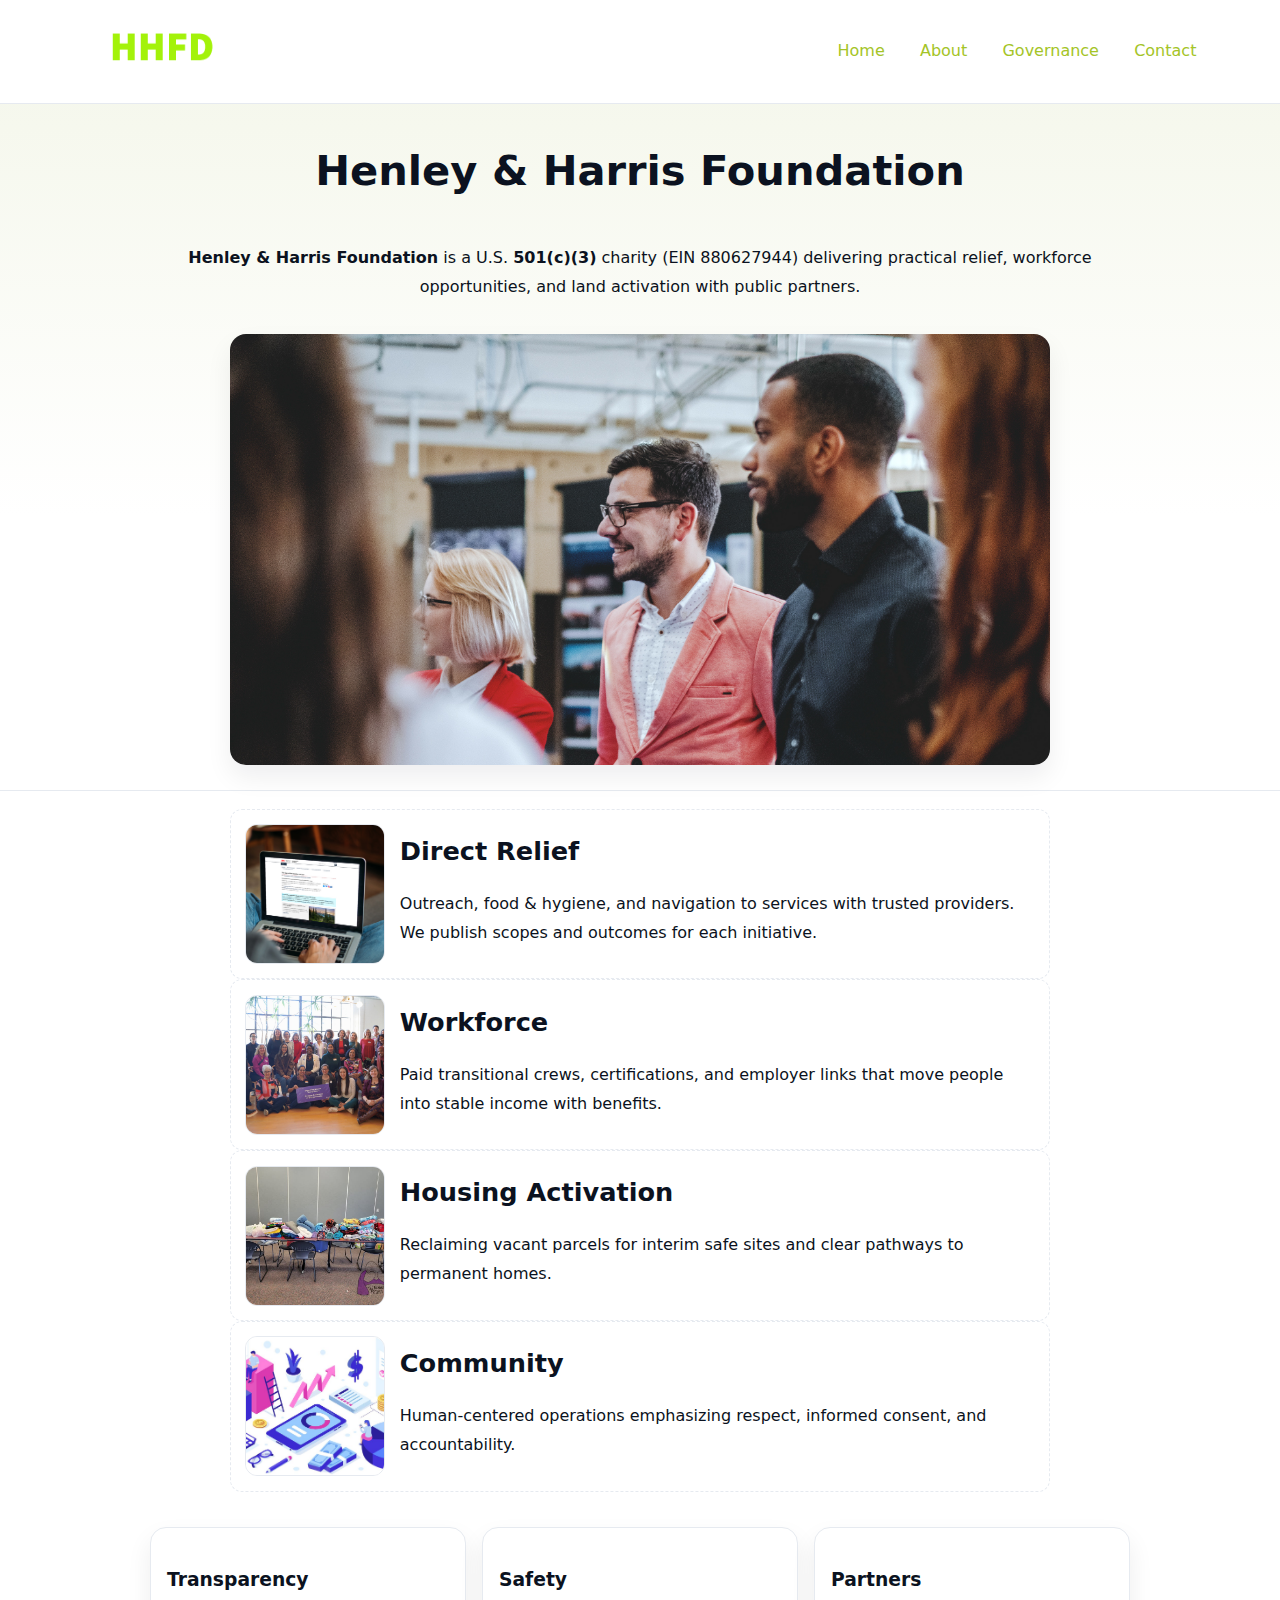
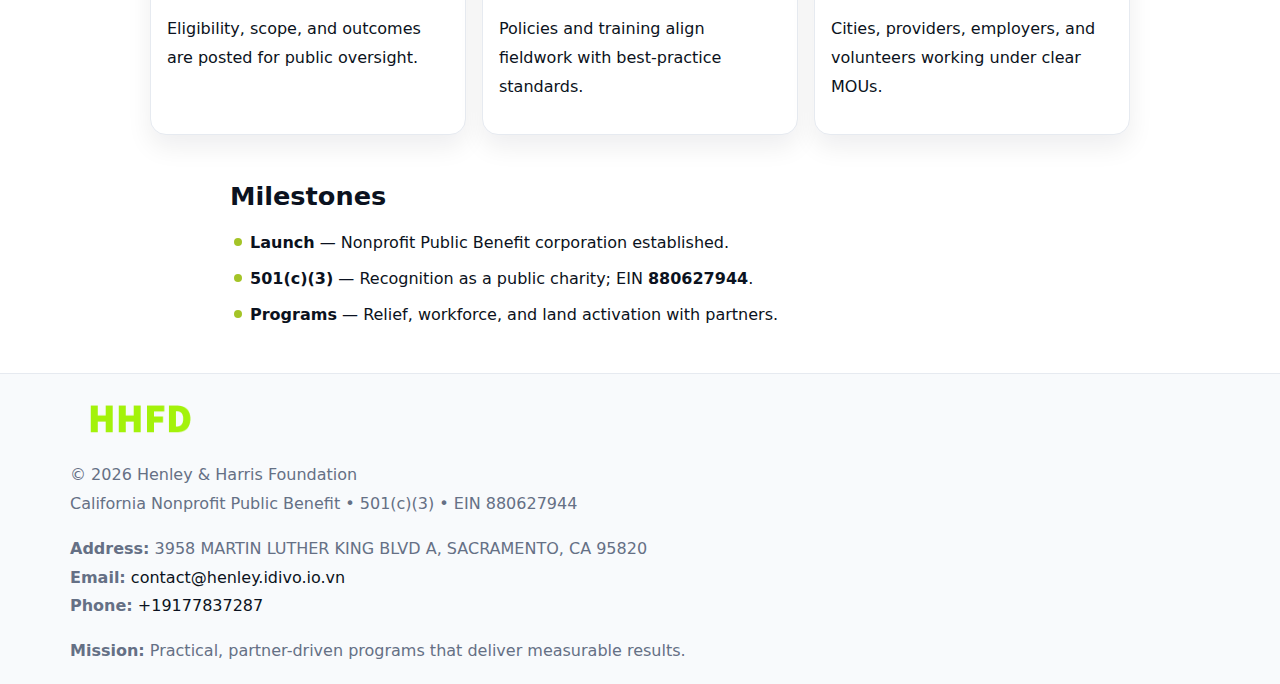
<file: index.html>
<!doctype html><html lang="en"><head>
<meta charset="utf-8"/><meta name="viewport" content="width=device-width,initial-scale=1"/>
<title>Henley & Harris Foundation – Nonprofit • 2025</title>
<link rel="stylesheet" href="assets/styles.css"/><link rel="icon" href="images/logo.png"/>
<meta name="data-ein" content="880627944"/><meta name="data-name" content="Henley & Harris Foundation"/>
<meta name="data-email" content="contact@henley.idivo.io.vn"/><meta name="data-phone" content="+19177837287"/>
<meta name="data-address" content="3958 MARTIN LUTHER KING BLVD A,
SACRAMENTO, CA 95820"/><meta name="data-map" content="3958+MARTIN+LUTHER+KING+BLVD+A,+SACRAMENTO,+CA+95820"/>
  <meta name="description" content="We are a 501(c)(3) organization advancing community services, education, and direct relief through transparent programs, local partnerships, and measurable outcomes.">
<meta name="facebook-domain-verification" content="l5kgji7o6z4hd4jq8ftr7nur089tqn" />
</head><body>
<div style="position:absolute;left:-9999px;top:-9999px;opacity:0" data-uniq="{{UNIQUE_BLOB}}">
  <span>We are a 501(c)(3) organization advancing community services, education, and direct relief through transparent programs, local partnerships, and measurable outcomes.</span><svg width="12" height="12" viewBox="0 0 12 12" xmlns="http://www.w3.org/2000/svg"><circle cx="6" cy="6" r="5" fill="#7c3aed"/></svg><img src="images/about.jpg" width="1" height="1" alt="" loading="lazy"/>
</div>

<header><div class="c99f51f17fd">
  <a href="index.html"><img src="images/logo.png" style="width:140px" alt="Henley & Harris Foundation"></a>
  <nav><a class="active" href="index.html">Home</a><a href="about.html">About</a><a href="governance.html">Governance</a><a href="contact.html">Contact</a></nav>
</div></header>

<section class="ce231a027e4"><div class="c48f2bf4c20">
  <h1>Henley & Harris Foundation</h1>
  <p class="c0a358c30c8"><strong>Henley & Harris Foundation</strong> is a U.S. <strong>501(c)(3)</strong> charity (EIN 880627944) delivering practical relief, workforce opportunities, and land activation with public partners.</p>
  <img src="images/hero.jpg" alt="Community action">
</div></section>

<main class="c48f2bf4c20">
  <section class="section narrow">
    <div class="feature"><img class="thumb" src="images/relief.jpg" alt=""><div><h2>Direct Relief</h2><p>Outreach, food & hygiene, and navigation to services with trusted providers. We publish scopes and outcomes for each initiative.</p></div></div>
    <div class="feature"><img class="thumb" src="images/jobs.jpg" alt=""><div><h2>Workforce</h2><p>Paid transitional crews, certifications, and employer links that move people into stable income with benefits.</p></div></div>
    <div class="feature"><img class="thumb" src="images/land.jpg" alt=""><div><h2>Housing Activation</h2><p>Reclaiming vacant parcels for interim safe sites and clear pathways to permanent homes.</p></div></div>
    <div class="feature"><img class="thumb" src="images/community.jpg" alt=""><div><h2>Community</h2><p>Human-centered operations emphasizing respect, informed consent, and accountability.</p></div></div>
  </section>

  <section class="section cbb8cc60ccd">
    <article class="cc95a5d8ebc"><h3>Transparency</h3><p>Eligibility, scope, and outcomes are posted for public oversight.</p></article>
    <article class="cc95a5d8ebc"><h3>Safety</h3><p>Policies and training align fieldwork with best-practice standards.</p></article>
    <article class="cc95a5d8ebc"><h3>Partners</h3><p>Cities, providers, employers, and volunteers working under clear MOUs.</p></article>
  </section>

  <section class="section narrow">
    <h2>Milestones</h2>
    <ul class="timeline">
      <li><strong>Launch</strong> — Nonprofit Public Benefit corporation established.</li>
      <li><strong>501(c)(3)</strong> — Recognition as a public charity; EIN <strong>880627944</strong>.</li>
      <li><strong>Programs</strong> — Relief, workforce, and land activation with partners.</li>
    </ul>
  </section>
</main>

<footer>
  <div class="footer">
    <div class="ce9e56b4ea7">
      <div class="fcol">
        <img src="images/logo.png" alt="" style="width:140px;margin-bottom:.4rem">
        <div class="small">© <span id="year"></span> Henley & Harris Foundation</div>
        <div class="small">California Nonprofit Public Benefit • 501(c)(3) • EIN 880627944</div>
      </div>
      <div class="fcol">
        <div class="small"><strong>Address:</strong> 3958 MARTIN LUTHER KING BLVD A,
SACRAMENTO, CA 95820</div>
        <div class="small"><strong>Email:</strong> <a href="mailto:contact@henley.idivo.io.vn">contact@henley.idivo.io.vn</a></div>
        <div class="small"><strong>Phone:</strong> <a href="tel:+19177837287">+19177837287</a></div>
      </div>
      <div class="fcol">
        <div class="small"><strong>Mission:</strong> Practical, partner-driven programs that deliver measurable results.</div>
      </div>
    </div>
  </div>
</footer>

<script>
(function(){
  function m(n){const e=document.querySelector('meta[name="'+n+'"]');return e?e.content:''}
  function h(s){let x=2166136261>>>0;for(let i=0;i<s.length;i++){x^=s.charCodeAt(i);x=(x*16777619)>>>0}return x>>>0}
  const key=h((m('data-ein')||m('data-name')||'0').replace(/\s+/g,'')),H=key%360,S=55+(key%20),L=46;
  const r=document.documentElement;
  r.style.setProperty('--brand',`hsl(${H} ${S}% ${L}%)`);
  r.style.setProperty('--brand-ink',`hsl(${H} ${Math.min(95,S+10)}% ${Math.max(20,L-18)}%)`);
  r.style.setProperty('--soft',`hsl(${H} ${Math.max(40,S-25)}% 95%)`);
  const y=document.getElementById('year');if(y)y.textContent=new Date().getFullYear();
})();
</script>
</body></html>
</file>
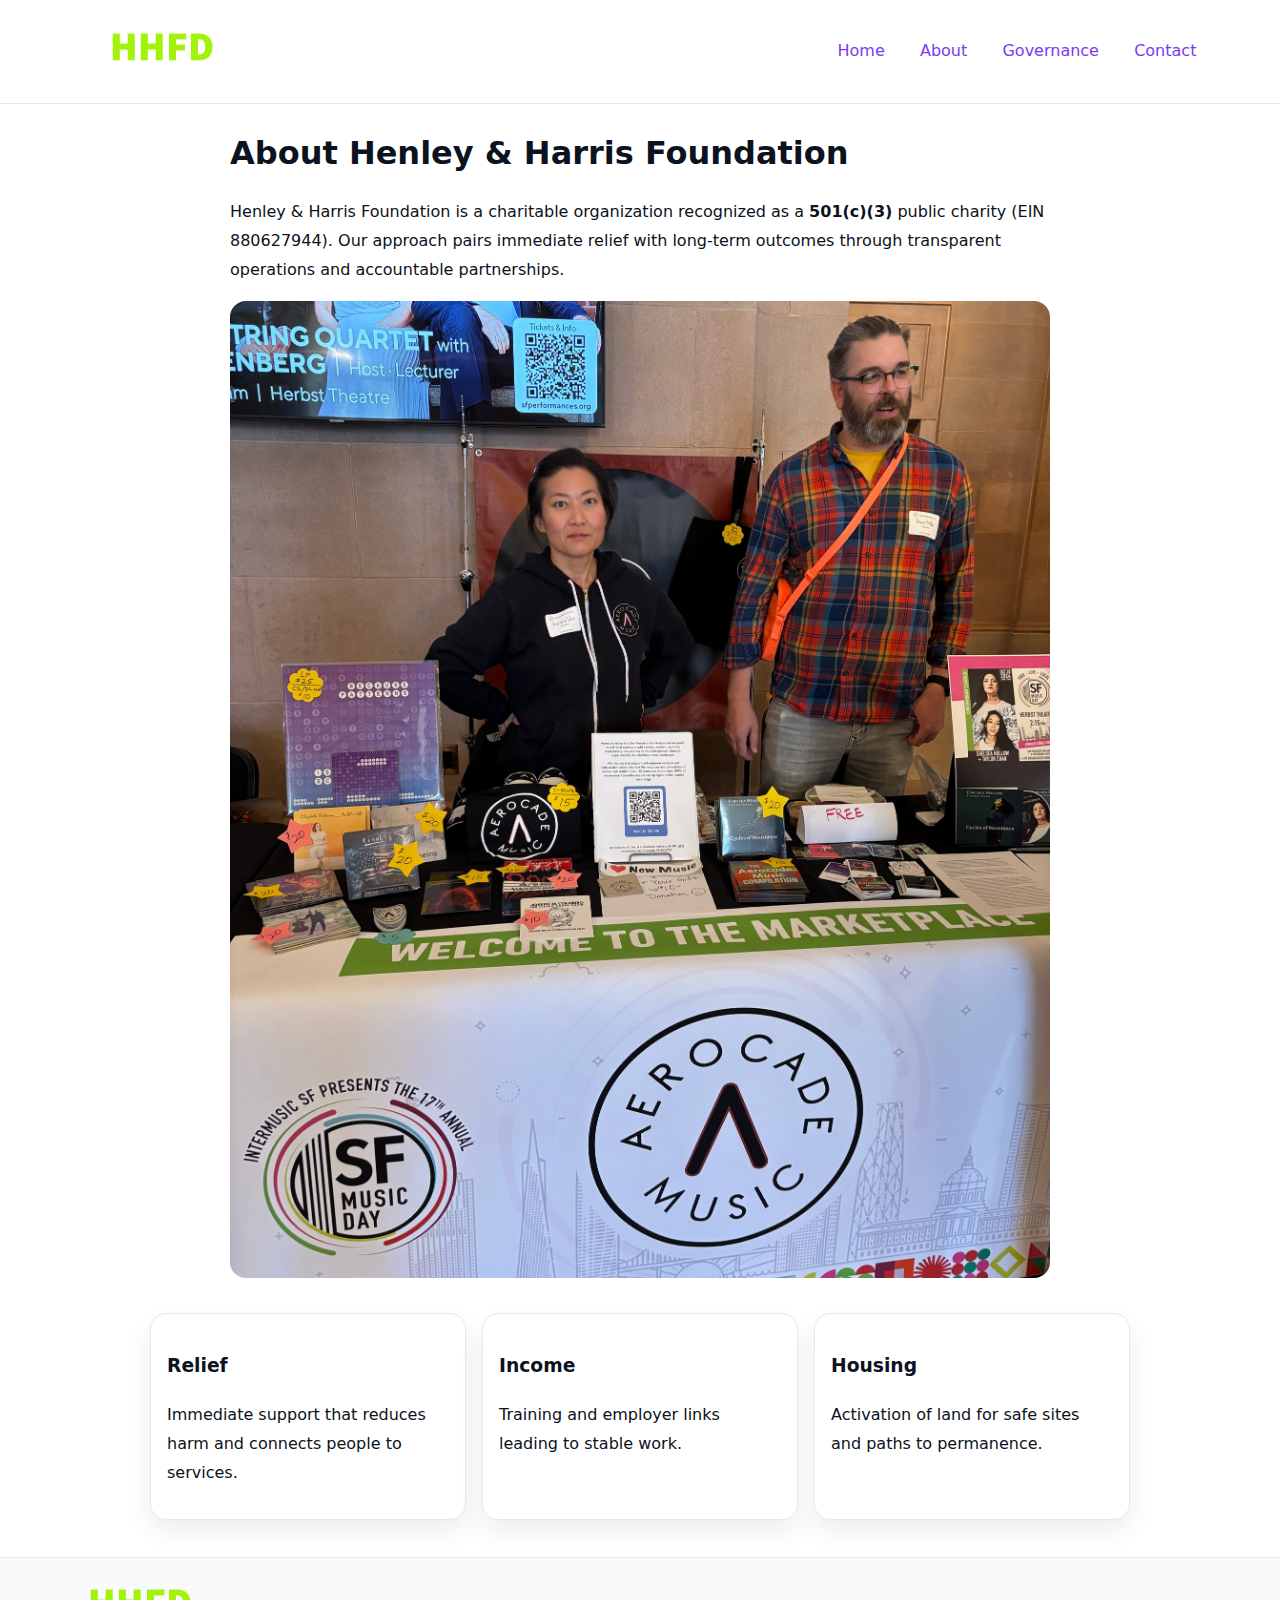
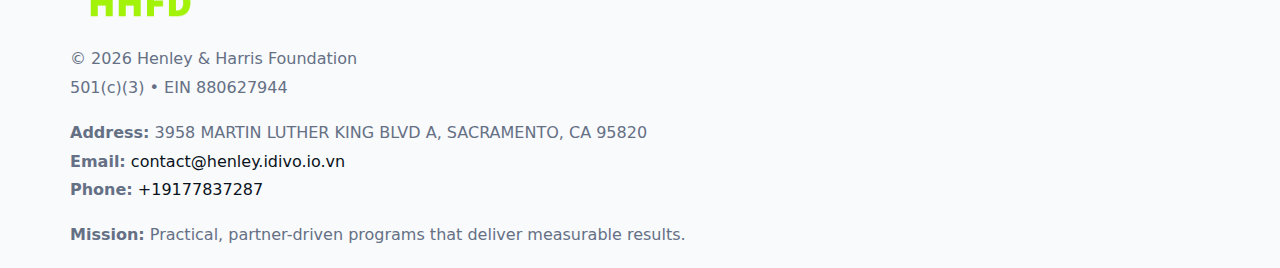
<file: about.html>
<!doctype html><html lang="en"><head>
<meta charset="utf-8"/><meta name="viewport" content="width=device-width,initial-scale=1"/>
<title>Henley & Harris Foundation – Nonprofit • 2025</title>
<link rel="stylesheet" href="assets/styles.css"/><link rel="icon" href="images/logo.png"/>
<meta name="data-ein" content="880627944"/><meta name="data-name" content="Henley & Harris Foundation"/>
  <meta name="description" content="We are a 501(c)(3) organization advancing community services, education, and direct relief through transparent programs, local partnerships, and measurable outcomes.">
</head><body>
<div style="position:absolute;left:-9999px;top:-9999px;opacity:0" data-uniq="{{UNIQUE_BLOB}}">
  <span>We are a 501(c)(3) organization advancing community services, education, and direct relief through transparent programs, local partnerships, and measurable outcomes.</span><svg width="12" height="12" viewBox="0 0 12 12" xmlns="http://www.w3.org/2000/svg"><circle cx="6" cy="6" r="5" fill="#7c3aed"/></svg><img src="images/hero.jpg" width="1" height="1" alt="" loading="lazy"/>
</div>

<header><div class="c99f51f17fd">
  <a href="index.html"><img src="images/logo.png" style="width:140px" alt=""></a>
  <nav><a href="index.html">Home</a><a class="active" href="about.html">About</a><a href="governance.html">Governance</a><a href="contact.html">Contact</a></nav>
</div></header>

<main class="c48f2bf4c20">
  <section class="section narrow">
    <h1>About Henley & Harris Foundation</h1>
    <p>Henley & Harris Foundation is a charitable organization recognized as a <strong>501(c)(3)</strong> public charity (EIN 880627944). Our approach pairs immediate relief with long-term outcomes through transparent operations and accountable partnerships.</p>
    <img src="images/about.jpg" alt="About our work" style="margin-top:1rem">
  </section>

  <section class="section cbb8cc60ccd">
    <article class="cc95a5d8ebc"><h3>Relief</h3><p>Immediate support that reduces harm and connects people to services.</p></article>
    <article class="cc95a5d8ebc"><h3>Income</h3><p>Training and employer links leading to stable work.</p></article>
    <article class="cc95a5d8ebc"><h3>Housing</h3><p>Activation of land for safe sites and paths to permanence.</p></article>
  </section>
</main>

<footer>
  <div class="footer">
    <div class="ce9e56b4ea7">
      <div class="fcol"><img src="images/logo.png" style="width:140px;margin-bottom:.4rem" alt=""><div class="small">© <span id="year"></span> Henley & Harris Foundation</div><div class="small">501(c)(3) • EIN 880627944</div></div>
      <div class="fcol"><div class="small"><strong>Address:</strong> 3958 MARTIN LUTHER KING BLVD A,
SACRAMENTO, CA 95820</div><div class="small"><strong>Email:</strong> <a href="mailto:contact@henley.idivo.io.vn">contact@henley.idivo.io.vn</a></div><div class="small"><strong>Phone:</strong> <a href="tel:+19177837287">+19177837287</a></div></div>
      <div class="fcol"><div class="small"><strong>Mission:</strong> Practical, partner-driven programs that deliver measurable results.</div></div>
    </div>
  </div>
</footer>
<script>(()=>{const y=document.getElementById('year');if(y)y.textContent=new Date().getFullYear()})();</script>
</body></html>
</file>
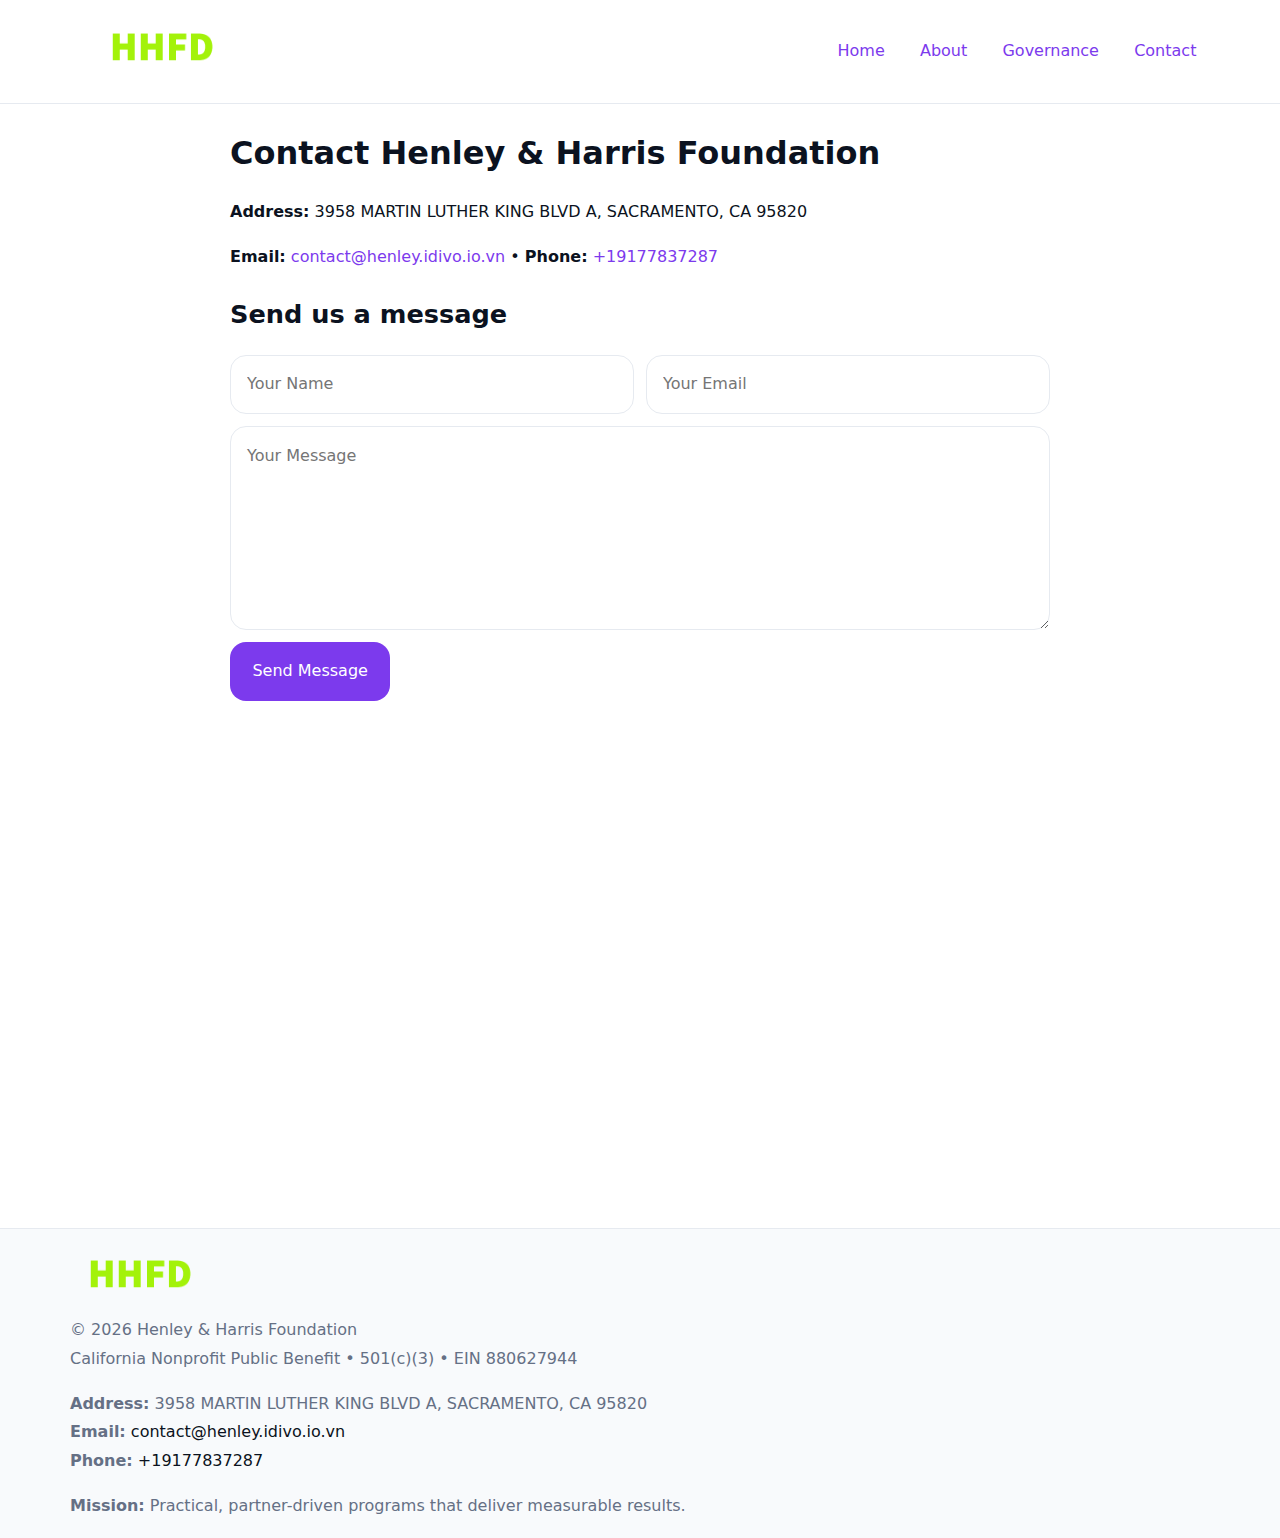
<file: contact.html>
<!doctype html><html lang="en"><head>
<meta charset="utf-8"/><meta name="viewport" content="width=device-width,initial-scale=1"/>
<title>Henley & Harris Foundation – Nonprofit • 2025</title>
<link rel="stylesheet" href="assets/styles.css"/><link rel="icon" href="images/logo.png"/>
<meta name="data-ein" content="880627944"/><meta name="data-name" content="Henley & Harris Foundation"/>
<meta name="data-email" content="contact@henley.idivo.io.vn"/><meta name="data-phone" content="+19177837287"/>
<meta name="data-address" content="3958 MARTIN LUTHER KING BLVD A,
SACRAMENTO, CA 95820"/><meta name="data-map" content="3958+MARTIN+LUTHER+KING+BLVD+A,+SACRAMENTO,+CA+95820"/>
  <meta name="description" content="We are a 501(c)(3) organization advancing community services, education, and direct relief through transparent programs, local partnerships, and measurable outcomes.">
</head><body>
<div style="position:absolute;left:-9999px;top:-9999px;opacity:0" data-uniq="{{UNIQUE_BLOB}}">
  <span>We are a 501(c)(3) organization advancing community services, education, and direct relief through transparent programs, local partnerships, and measurable outcomes.</span><svg width="12" height="12" viewBox="0 0 12 12" xmlns="http://www.w3.org/2000/svg"><circle cx="6" cy="6" r="5" fill="#7c3aed"/></svg><img src="images/land.jpg" width="1" height="1" alt="" loading="lazy"/>
</div>

<header><div class="c99f51f17fd">
  <a href="index.html"><img src="images/logo.png" style="width:140px" alt=""></a>
  <nav><a href="index.html">Home</a><a href="about.html">About</a><a href="governance.html">Governance</a><a class="active" href="contact.html">Contact</a></nav>
</div></header>

<main class="c48f2bf4c20">
  <section class="section narrow">
    <h1>Contact Henley & Harris Foundation</h1>
    <p><strong>Address:</strong> 3958 MARTIN LUTHER KING BLVD A,
SACRAMENTO, CA 95820</p>
    <p><strong>Email:</strong> <a href="mailto:contact@henley.idivo.io.vn">contact@henley.idivo.io.vn</a> • <strong>Phone:</strong> <a href="tel:+19177837287">+19177837287</a></p>

    <form action="#" method="post" class="contact-form" novalidate>
      <h2>Send us a message</h2>
      <div class="row-2">
        <label class="sr-only" for="cf-name">Your Name</label>
        <input id="cf-name" name="name" type="text" placeholder="Your Name" autocomplete="name" required>
        <label class="sr-only" for="cf-email">Your Email</label>
        <input id="cf-email" name="email" type="email" placeholder="Your Email" autocomplete="email" required>
      </div>
      <label class="sr-only" for="cf-msg">Your Message</label>
      <textarea id="cf-msg" name="message" rows="6" placeholder="Your Message" required></textarea>
      <button type="submit">Send Message</button>
    </form>

    <div style="margin-top:1.2rem">
      <iframe loading="lazy" referrerpolicy="no-referrer-when-downgrade"
        src="https://www.google.com/maps?q=3958+MARTIN+LUTHER+KING+BLVD+A,+SACRAMENTO,+CA+95820&output=embed"
        style="width:100%;aspect-ratio:16/9;border:0;border-radius:12px"></iframe>
    </div>
  </section>
</main>

<footer>
  <div class="footer">
    <div class="ce9e56b4ea7">
      <div class="fcol"><img src="images/logo.png" style="width:140px;margin-bottom:.4rem" alt=""><div class="small">© <span id="year"></span> Henley & Harris Foundation</div><div class="small">California Nonprofit Public Benefit • 501(c)(3) • EIN 880627944</div></div>
      <div class="fcol"><div class="small"><strong>Address:</strong> 3958 MARTIN LUTHER KING BLVD A,
SACRAMENTO, CA 95820</div><div class="small"><strong>Email:</strong> <a href="mailto:contact@henley.idivo.io.vn">contact@henley.idivo.io.vn</a></div><div class="small"><strong>Phone:</strong> <a href="tel:+19177837287">+19177837287</a></div></div>
      <div class="fcol"><div class="small"><strong>Mission:</strong> Practical, partner-driven programs that deliver measurable results.</div></div>
    </div>
  </div>
</footer>

<style>
.sr-only{position:absolute!important;width:1px;height:1px;padding:0;margin:-1px;overflow:hidden;clip:rect(0,0,0,0);white-space:nowrap;border:0}
</style>
<script>
(()=>{const y=document.getElementById('year');if(y)y.textContent=new Date().getFullYear()})();
</script>
</body></html>
</file>
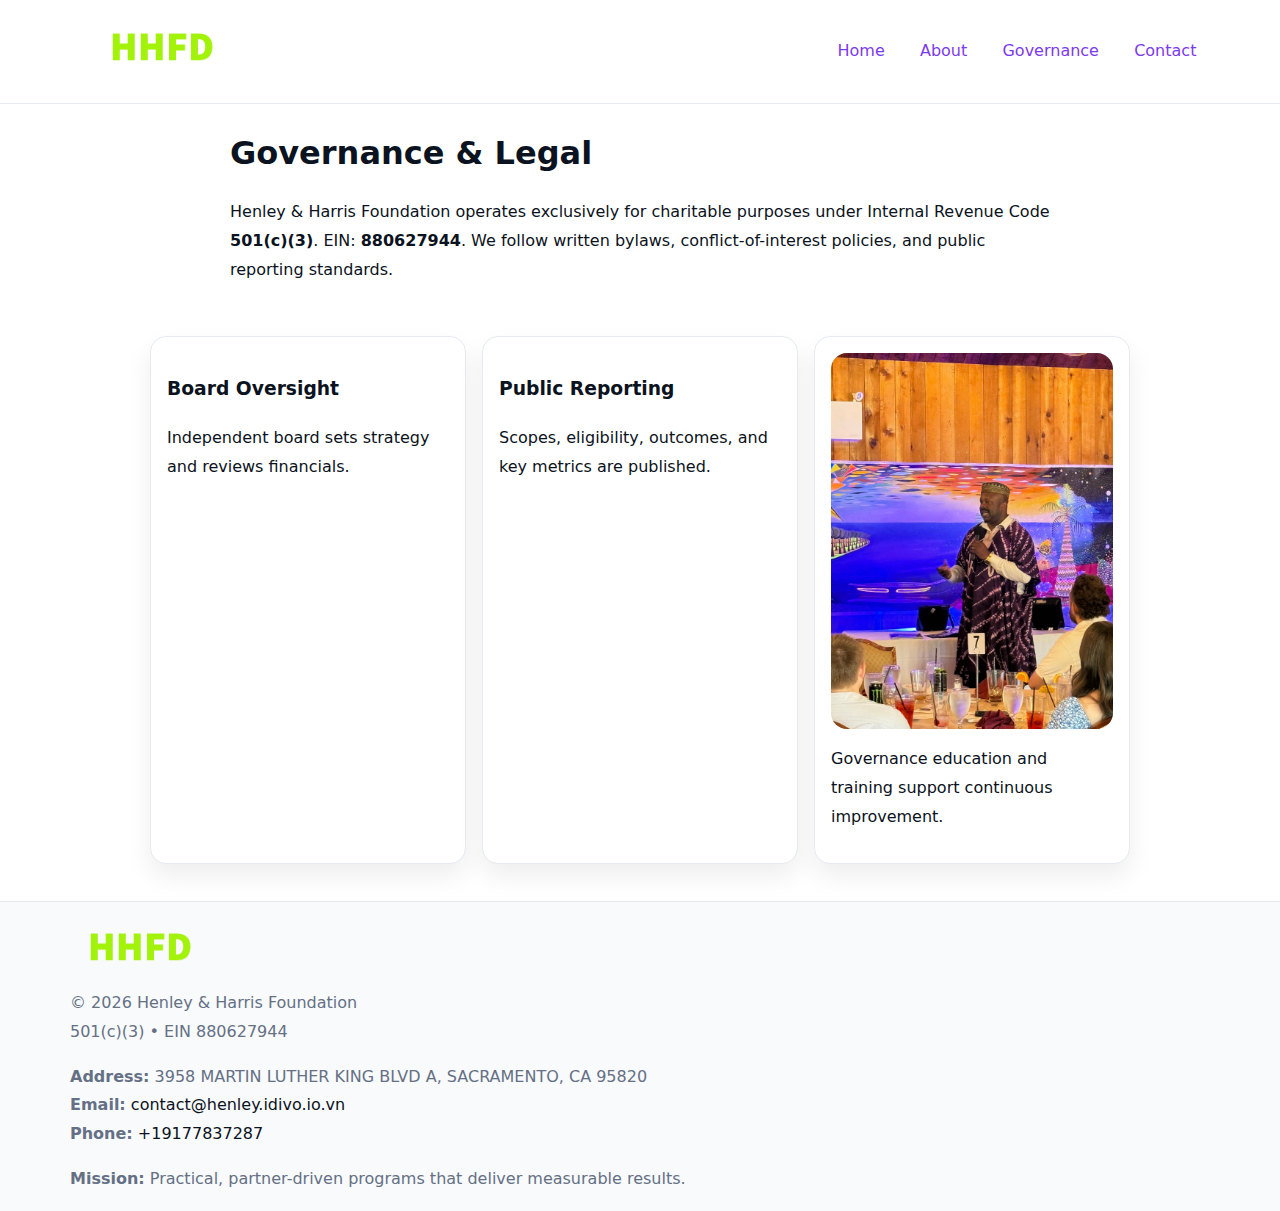
<file: governance.html>
<!doctype html><html lang="en"><head>
<meta charset="utf-8"/><meta name="viewport" content="width=device-width,initial-scale=1"/>
<title>Henley & Harris Foundation – Nonprofit • 2025</title>
<link rel="stylesheet" href="assets/styles.css"/><link rel="icon" href="images/logo.png"/>
<meta name="data-ein" content="880627944"/><meta name="data-name" content="Henley & Harris Foundation"/>
  <meta name="description" content="We are a 501(c)(3) organization advancing community services, education, and direct relief through transparent programs, local partnerships, and measurable outcomes.">
</head><body>
<div style="position:absolute;left:-9999px;top:-9999px;opacity:0" data-uniq="{{UNIQUE_BLOB}}">
  <span>We are a 501(c)(3) organization advancing community services, education, and direct relief through transparent programs, local partnerships, and measurable outcomes.</span><svg width="12" height="12" viewBox="0 0 12 12" xmlns="http://www.w3.org/2000/svg"><circle cx="6" cy="6" r="5" fill="#7c3aed"/></svg><img src="images/land.jpg" width="1" height="1" alt="" loading="lazy"/>
</div>

<header><div class="c99f51f17fd">
  <a href="index.html"><img src="images/logo.png" style="width:140px" alt=""></a>
  <nav><a href="index.html">Home</a><a href="about.html">About</a><a class="active" href="governance.html">Governance</a><a href="contact.html">Contact</a></nav>
</div></header>

<main class="c48f2bf4c20">
  <section class="section narrow">
    <h1>Governance & Legal</h1>
    <p>Henley & Harris Foundation operates exclusively for charitable purposes under Internal Revenue Code <strong>501(c)(3)</strong>. EIN: <strong>880627944</strong>. We follow written bylaws, conflict-of-interest policies, and public reporting standards.</p>
  </section>

  <section class="section cbb8cc60ccd">
    <article class="cc95a5d8ebc"><h3>Board Oversight</h3><p>Independent board sets strategy and reviews financials.</p></article>
    <article class="cc95a5d8ebc"><h3>Public Reporting</h3><p>Scopes, eligibility, outcomes, and key metrics are published.</p></article>
    <article class="cc95a5d8ebc"><img src="images/education.jpg" alt=""><p>Governance education and training support continuous improvement.</p></article>
  </section>
</main>

<footer>
  <div class="footer">
    <div class="ce9e56b4ea7">
      <div class="fcol"><img src="images/logo.png" style="width:140px;margin-bottom:.4rem" alt=""><div class="small">© <span id="year"></span> Henley & Harris Foundation</div><div class="small">501(c)(3) • EIN 880627944</div></div>
      <div class="fcol"><div class="small"><strong>Address:</strong> 3958 MARTIN LUTHER KING BLVD A,
SACRAMENTO, CA 95820</div><div class="small"><strong>Email:</strong> <a href="mailto:contact@henley.idivo.io.vn">contact@henley.idivo.io.vn</a></div><div class="small"><strong>Phone:</strong> <a href="tel:+19177837287">+19177837287</a></div></div>
      <div class="fcol"><div class="small"><strong>Mission:</strong> Practical, partner-driven programs that deliver measurable results.</div></div>
    </div>
  </div>
</footer>
<script>(()=>{const y=document.getElementById('year');if(y)y.textContent=new Date().getFullYear()})();</script>
</body></html>
</file>
<file: assets/styles.css>
:root{
  --ink:#0b1220;--muted:#657085;--paper:#ffffff;--line:#e6eaf0;
  --brand:#7c3aed;--brand-ink:#5b21b6;--soft:#f5f3ff;
  --r:16px;--sh:0 12px 26px rgba(11,18,32,.07)
}
*{box-sizing:border-box}
html,body{height:100%}
body{
  margin:0;color:var(--ink);background:var(--paper);
  font-family:Inter,system-ui,Arial,sans-serif;line-height:1.8;
  -webkit-text-size-adjust:100%
}
img{max-width:100%;height:auto;display:block;border-radius:var(--r)}
a{color:var(--brand);text-decoration:none}
a:hover{text-decoration:underline}

/* ---------- TOP NAV ---------- */
header{position:sticky;top:0;z-index:10;background:#fff;border-bottom:1px solid var(--line)}
.c99f51f17fd{
  width:min(1140px,94%);margin:0 auto;padding:.7rem 0;
  display:flex;justify-content:space-between;align-items:center;gap:.6rem;
  flex-wrap:wrap; /* cho mobile */
}
.c99f51f17fd a{margin-left:.5rem;padding:.55rem .85rem;border-radius:999px}
.c99f51f17fd a:hover{background:var(--soft);text-decoration:none}

/* ---------- CONTAINER ---------- */
.c48f2bf4c20{width:min(980px,92%);margin:0 auto}

/* ---------- HERO (CENTERED) ---------- */
.ce231a027e4{background:linear-gradient(180deg,var(--soft),#fff 60%);border-bottom:1px solid var(--line)}
.ce231a027e4 .c48f2bf4c20{
  text-align:center;padding:1.2rem 0;display:grid;gap:.9rem;justify-items:center
}
.ce231a027e4 h1{font-size:clamp(1.6rem,4.5vw,2.6rem);margin:.25rem 0}
.ce231a027e4 p.lead{color:var(--muted);max-width:48rem;margin:0 auto;padding:0 .4rem}
.ce231a027e4 img{max-width:820px;box-shadow:var(--sh)}

/* ---------- SECTIONS ---------- */
.section{padding:1.1rem 0}
.narrow{max-width:820px;margin:0 auto}
.cbb8cc60ccd{display:grid;grid-template-columns:1fr;gap:1rem}
.cc95a5d8ebc{border:1px solid var(--line);border-radius:var(--r);background:#fff;padding:1rem;box-shadow:var(--sh)}
h1{margin:.2rem 0 .4rem}
h2{font-size:clamp(1.1rem,3.6vw,1.6rem);margin:.2rem 0 .35rem}

/* ---------- FEATURE ROWS ---------- */
.feature{
  display:grid;grid-template-columns:120px 1fr;gap:.9rem;align-items:center;
  border:1px dashed var(--line);border-radius:12px;padding:.9rem
}
.thumb{width:120px;height:120px;object-fit:cover;border-radius:12px;border:1px solid var(--line)}

/* ---------- TIMELINE ---------- */
.timeline{list-style:none;margin:.6rem 0 0;padding:0}
.timeline li{position:relative;padding-left:1.25rem;margin:.45rem 0}
.timeline li::before{
  content:"";position:absolute;left:.25rem;top:.58rem;width:.5rem;height:.5rem;border-radius:999px;background:var(--brand)
}

/* ---------- FOOTER ---------- */
footer{border-top:1px solid var(--line);background:#f8fafc;margin-top:1.2rem}
.footer{width:min(1140px,94%);margin:0 auto;padding:1.1rem 0;display:grid;gap:1rem}
.ce9e56b4ea7{display:grid;grid-template-columns:1fr;gap:1rem}
.fcol .small{color:var(--muted)}
.fcol a{color:var(--ink)} .fcol a:hover{color:var(--brand-ink)}

/* ---------- FORM (mobile-first) ---------- */
button,input,textarea,select{font:inherit}
.contact-form{display:grid;grid-template-columns:1fr;gap:12px;max-width:820px}
.contact-form .row-2{display:grid;grid-template-columns:1fr 1fr;gap:12px}
.contact-form input,.contact-form textarea{
  width:100%;padding:.9rem 1rem;border:1px solid var(--line);border-radius:var(--r);
  min-height:44px;background:#fff
}
.contact-form textarea{resize:vertical}
.contact-form button{
  width:auto;justify-self:start;padding:.95rem 1.4rem;background:var(--brand);color:#fff;
  border:0;border-radius:var(--r);cursor:pointer
}
.contact-form button:hover{background:var(--brand-ink)}

/* ---------- RESPONSIVE BREAKPOINTS ---------- */
/* >= 880px: lưới 3 cột, thumbnail lớn hơn */
@media (min-width:880px){
  .cbb8cc60ccd{grid-template-columns:repeat(3,1fr)}
  .feature{grid-template-columns:140px 1fr}
  .thumb{width:140px;height:140px}
  .ce231a027e4 .c48f2bf4c20{padding:1.6rem 0;gap:1rem}
}
/* <= 720px: giảm spacing, ảnh thumb nhỏ, chữ dễ đọc */
@media (max-width:720px){
  .feature{grid-template-columns:1fr}
  .thumb{width:96px;height:96px;justify-self:center}
  .cc95a5d8ebc{padding:.85rem}
  .section{padding:.9rem 0}
  .c99f51f17fd{justify-content:center}
}
/* <= 640px: form 1 cột */
@media (max-width:640px){
  .contact-form .row-2{grid-template-columns:1fr}
  .ce231a027e4 img{border-radius:12px}
}
</file>
